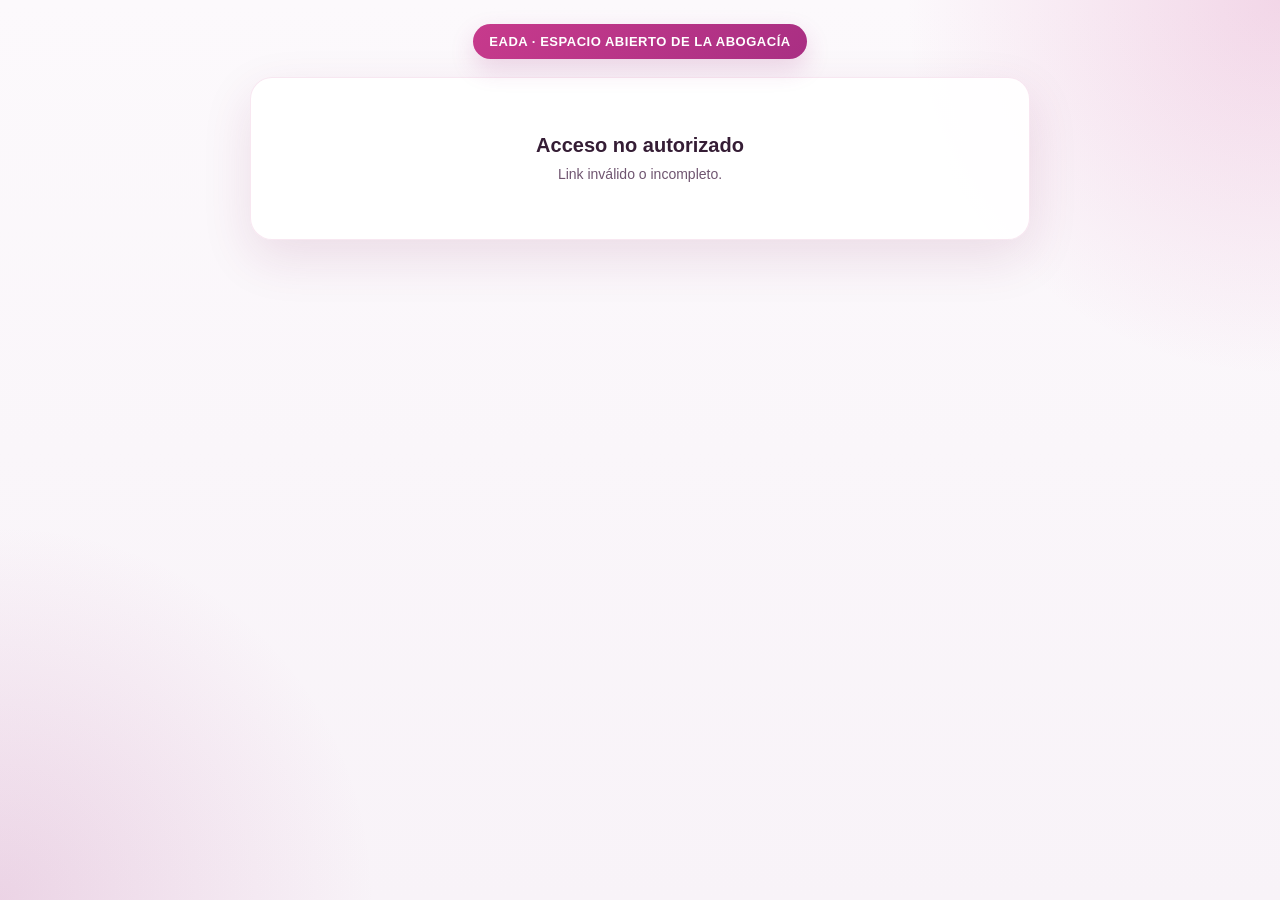
<file: referentes/index.html>
<!DOCTYPE html>
<html lang="es">
<head>
  <meta charset="UTF-8" />
  <meta name="viewport" content="width=device-width, initial-scale=1.0" />
  <title>EADA · Carga de referidos</title>
  <style>
    :root {
      --eada-primary: #c73a8c;
      --eada-primary-dark: #a92f83;
      --eada-text: #351d35;
      --eada-text-soft: #6f5570;
      --eada-border: #e5cde0;
      --eada-success-bg: #eefaf3;
      --eada-success-border: #b6e6c6;
      --eada-success-text: #216a3d;
      --eada-error-bg: #fff1f5;
      --eada-error-border: #f3bdd1;
      --eada-error-text: #8b1f4d;
      --shadow-main: 0 18px 50px rgba(122, 28, 84, 0.12);
      --radius-xl: 22px;
      --radius-lg: 16px;
      --radius-md: 12px;
    }

    * {
      box-sizing: border-box;
    }

    body {
      margin: 0;
      padding: 24px;
      background:
        radial-gradient(circle at top right, rgba(199,58,140,.18), transparent 24%),
        radial-gradient(circle at bottom left, rgba(169,47,131,.16), transparent 24%),
        linear-gradient(180deg, #fcf9fc 0%, #f8f3f8 100%);
      color: var(--eada-text);
      font-family: "Metropolis", Arial, sans-serif;
      min-height: 100vh;
    }

    .wrap {
      max-width: 780px;
      margin: 0 auto;
    }

    .brand-bar {
      margin-bottom: 18px;
      text-align: center;
    }

    .brand-chip {
      display: inline-flex;
      align-items: center;
      gap: 10px;
      background: linear-gradient(135deg, var(--eada-primary) 0%, var(--eada-primary-dark) 100%);
      color: white;
      padding: 10px 16px;
      border-radius: 999px;
      box-shadow: 0 10px 24px rgba(169, 47, 131, 0.18);
      font-size: 13px;
      font-weight: 700;
      letter-spacing: 0.04em;
      text-transform: uppercase;
    }

    .page-loader {
      text-align: center;
      padding: 56px 24px;
      background: rgba(255,255,255,.9);
      border: 1px solid rgba(199,58,140,.12);
      border-radius: var(--radius-xl);
      box-shadow: var(--shadow-main);
      color: var(--eada-text);
    }

    .page-loader strong {
      display: block;
      font-size: 20px;
      margin-bottom: 8px;
    }

    .page-loader span {
      color: var(--eada-text-soft);
      font-size: 14px;
    }

    .card {
      display: none;
      background: rgba(255,255,255,.9);
      border: 1px solid rgba(199,58,140,.12);
      border-radius: var(--radius-xl);
      padding: 28px;
      box-shadow: var(--shadow-main);
      backdrop-filter: blur(10px);
    }

    h1 {
      margin: 0 0 8px;
      font-size: 36px;
      line-height: 1.05;
      letter-spacing: -0.02em;
      color: var(--eada-text);
    }

    .subtitle {
      margin: 0 0 22px;
      font-size: 16px;
      color: var(--eada-text-soft);
      line-height: 1.45;
    }

    .referente-box {
      display: flex;
      align-items: center;
      justify-content: space-between;
      gap: 14px;
      background: linear-gradient(180deg, #faf4f8 0%, #f6eef5 100%);
      border: 1px solid var(--eada-border);
      border-radius: var(--radius-lg);
      padding: 14px 16px;
      margin-bottom: 22px;
    }

    .referente-label {
      font-size: 13px;
      text-transform: uppercase;
      letter-spacing: 0.05em;
      color: var(--eada-text-soft);
      margin-bottom: 4px;
      display: block;
      font-weight: 700;
    }

    .referente-value {
      font-size: 18px;
      font-weight: 800;
      color: var(--eada-text);
      word-break: break-word;
    }

    .actions-top {
      display: flex;
      gap: 10px;
      flex-wrap: wrap;
      margin-bottom: 20px;
    }

    form {
      margin-top: 22px;
      display: grid;
      gap: 16px;
    }

    .grid-2 {
      display: grid;
      grid-template-columns: 1fr 1fr;
      gap: 16px;
    }

    .field {
      display: flex;
      flex-direction: column;
    }

    label {
      font-size: 14px;
      font-weight: 800;
      margin-bottom: 7px;
      color: var(--eada-text);
      letter-spacing: 0.01em;
    }

    input {
      width: 100%;
      border: 1px solid #dfd2dc;
      border-radius: var(--radius-md);
      padding: 14px 14px;
      font-size: 16px;
      color: var(--eada-text);
      background: #fff;
      outline: none;
      transition: border-color .2s ease, box-shadow .2s ease, transform .08s ease;
    }

    input:focus {
      border-color: var(--eada-primary);
      box-shadow: 0 0 0 4px rgba(199,58,140,.12);
    }

    input.error {
      border-color: #d94484;
      background: #fff7fa;
    }

    .field-error {
      display: none;
      margin-top: 6px;
      font-size: 12px;
      color: #b22361;
      font-weight: 600;
    }

    .field-error.show {
      display: block;
    }

    .hint {
      margin-top: 7px;
      font-size: 12px;
      color: var(--eada-text-soft);
      line-height: 1.4;
    }

    .buttons-row {
      display: flex;
      justify-content: center;
      gap: 12px;
      flex-wrap: wrap;
      margin-top: 4px;
    }

    .btn {
      appearance: none;
      border: 0;
      border-radius: 14px;
      padding: 14px 18px;
      font-size: 15px;
      font-weight: 800;
      cursor: pointer;
      transition: transform .08s ease, opacity .2s ease, box-shadow .2s ease;
    }

    .btn:hover {
      transform: translateY(-1px);
    }

    .btn:disabled {
      opacity: .65;
      cursor: not-allowed;
      transform: none;
    }

    .btn-primary {
      background: linear-gradient(135deg, var(--eada-primary) 0%, var(--eada-primary-dark) 100%);
      color: white;
      box-shadow: 0 12px 24px rgba(169, 47, 131, 0.22);
      min-width: 210px;
    }

    .btn-secondary {
      background: white;
      color: var(--eada-primary-dark);
      border: 1px solid rgba(169, 47, 131, 0.22);
      box-shadow: 0 8px 18px rgba(169, 47, 131, 0.08);
    }

    .msg {
      margin-top: 18px;
      padding: 14px 16px;
      border-radius: 14px;
      display: none;
      font-size: 14px;
      line-height: 1.45;
      font-weight: 600;
    }

    .msg.ok {
      display: block;
      background: var(--eada-success-bg);
      border: 1px solid var(--eada-success-border);
      color: var(--eada-success-text);
    }

    .msg.error {
      display: block;
      background: var(--eada-error-bg);
      border: 1px solid var(--eada-error-border);
      color: var(--eada-error-text);
    }

    .panel {
      margin-top: 22px;
      border: 1px solid var(--eada-border);
      border-radius: 18px;
      background: linear-gradient(180deg, #fff 0%, #fcf8fb 100%);
      overflow: hidden;
      display: none;
    }

    .panel.show {
      display: block;
    }

    .panel-header {
      display: flex;
      justify-content: space-between;
      align-items: center;
      gap: 12px;
      padding: 16px 18px;
      border-bottom: 1px solid var(--eada-border);
      background: linear-gradient(180deg, #faf1f7 0%, #f7ebf4 100%);
    }

    .panel-title {
      margin: 0;
      font-size: 18px;
      font-weight: 800;
      color: var(--eada-text);
    }

    .panel-subtitle {
      font-size: 13px;
      color: var(--eada-text-soft);
      font-weight: 700;
    }

    .panel-body {
      padding: 12px;
    }

    .loader {
      padding: 18px;
      color: var(--eada-text-soft);
      font-weight: 700;
      text-align: center;
    }

    .empty-state {
      padding: 18px;
      text-align: center;
      color: var(--eada-text-soft);
      font-weight: 700;
    }

    .referidos-list {
      list-style: none;
      margin: 0;
      padding: 0;
      display: grid;
      gap: 10px;
    }

    .referido-item {
      background: white;
      border: 1px solid #edd8e7;
      border-radius: 14px;
      padding: 14px;
      box-shadow: 0 8px 18px rgba(169, 47, 131, 0.05);
    }

    .referido-top {
      display: flex;
      justify-content: space-between;
      align-items: start;
      gap: 10px;
      margin-bottom: 8px;
    }

    .referido-name {
      font-size: 15px;
      font-weight: 800;
      color: var(--eada-text);
      margin: 0;
    }

    .referido-status {
      font-size: 11px;
      font-weight: 800;
      letter-spacing: 0.04em;
      text-transform: uppercase;
      white-space: nowrap;
      padding: 6px 9px;
      border-radius: 999px;
      background: #f7ecf4;
      color: var(--eada-primary-dark);
      border: 1px solid #eacfe0;
    }

    .referido-meta {
      display: grid;
      grid-template-columns: repeat(2, minmax(0, 1fr));
      gap: 8px 14px;
      font-size: 13px;
      color: var(--eada-text-soft);
    }

    .referido-meta strong {
      color: var(--eada-text);
    }

    .badge-dup {
      margin-top: 10px;
      display: inline-block;
      background: #fff0f5;
      color: #a3245f;
      border: 1px solid #efbfd4;
      border-radius: 999px;
      padding: 6px 10px;
      font-size: 11px;
      font-weight: 800;
      text-transform: uppercase;
      letter-spacing: .03em;
    }

    @media (max-width: 700px) {
      body {
        padding: 14px;
      }

      .card {
        padding: 20px;
      }

      h1 {
        font-size: 30px;
      }

      .grid-2 {
        grid-template-columns: 1fr;
      }

      .buttons-row,
      .actions-top {
        flex-direction: column;
      }

      .btn,
      .btn-primary,
      .btn-secondary {
        width: 100%;
      }

      .panel-header {
        flex-direction: column;
        align-items: flex-start;
      }

      .referido-meta {
        grid-template-columns: 1fr;
      }
    }

    @media (max-width: 390px) {
      body {
        padding: 12px;
      }

      .wrap {
        max-width: 100%;
      }

      .card {
        padding: 18px;
      }

      h1 {
        font-size: 26px;
        text-align: center;
      }

      .subtitle {
        text-align: center;
        font-size: 14px;
      }

      .referente-box {
        flex-direction: column;
        align-items: center;
        text-align: center;
        gap: 6px;
      }

      .actions-top {
        width: 100%;
      }

      .btn {
        width: 100%;
      }

      .buttons-row {
        flex-direction: column;
        width: 100%;
      }

      .grid-2 {
        grid-template-columns: 1fr;
      }

      .panel-header {
        text-align: center;
        align-items: center;
      }

      .referido-top {
        flex-direction: column;
        align-items: flex-start;
        gap: 6px;
      }

      .referido-status {
        align-self: flex-start;
      }
    }
  </style>
</head>
<body>
  <div class="wrap">
    <div class="brand-bar">
      <div class="brand-chip">EADA · Espacio Abierto de la Abogacía</div>
    </div>

    <div id="pageLoader" class="page-loader">
      <strong>Validando enlace...</strong>
      <span>Estamos verificando que el acceso sea correcto.</span>
    </div>

    <div class="card" id="mainCard">
      <h1>Carga de referidos</h1>
      <p class="subtitle">
        Completá los datos para verificar si la persona figura en el padrón y registrar el referido de forma segura.
      </p>

      <div class="referente-box">
        <div>
          <span class="referente-label">¡Hola!</span>
          <div id="referenteLabel" class="referente-value">No identificado</div>
        </div>
      </div>

      <div class="actions-top">
        <button type="button" class="btn btn-secondary" id="toggleReferidosBtn">
          Ver mis referidos
        </button>
      </div>

      <div id="referidosPanel" class="panel">
        <div class="panel-header">
          <div>
            <h3 class="panel-title">Mis referidos cargados</h3>
            <div class="panel-subtitle">
              Total: <span id="referidosCount">0</span>
            </div>
          </div>
        </div>

        <div class="panel-body">
          <div id="referidosLoader" class="loader" style="display:none;">Cargando referidos...</div>
          <div id="referidosEmpty" class="empty-state" style="display:none;">Todavía no hay referidos cargados.</div>
          <ul id="referidosList" class="referidos-list"></ul>
        </div>
      </div>

      <form id="referidoForm" novalidate>
        <div class="grid-2">
          <div class="field">
            <label for="tomo">TOMO</label>
            <input type="text" id="tomo" name="tomo" inputmode="numeric" />
            <div id="tomoError" class="field-error">El tomo debe contener solo números.</div>
          </div>

          <div class="field">
            <label for="folio">FOLIO</label>
            <input type="text" id="folio" name="folio" inputmode="numeric" />
            <div id="folioError" class="field-error">El folio debe contener solo números.</div>
          </div>
        </div>

        <div class="field">
          <label for="documento">DOCUMENTO</label>
          <input type="text" id="documento" name="documento" inputmode="numeric" />
          <div class="hint">Podés escribirlo con o sin puntos. Se valida y se normaliza automáticamente.</div>
          <div id="documentoError" class="field-error">Ingresá un documento válido.</div>
        </div>

        <div class="grid-2">
          <div class="field">
            <label for="apellido">APELLIDO</label>
            <input type="text" id="apellido" name="apellido" />
            <div id="apellidoError" class="field-error">Ingresá un apellido válido.</div>
          </div>

          <div class="field">
            <label for="nombre">NOMBRE</label>
            <input type="text" id="nombre" name="nombre" />
            <div id="nombreError" class="field-error">Ingresá un nombre válido.</div>
          </div>
        </div>

        <div class="field">
          <label for="mail">MAIL</label>
          <input type="email" id="mail" name="mail" />
          <div id="mailError" class="field-error">Ingresá un mail válido.</div>
        </div>

        <div class="buttons-row">
          <button type="submit" class="btn btn-primary" id="submitBtn">Guardar referido</button>
        </div>
      </form>

      <div id="message" class="msg"></div>
    </div>
  </div>

  <script>
    const APPS_SCRIPT_URL = "https://script.google.com/macros/s/AKfycbzecn_tmxb3QjoYgx63d9FYkNB6jX0QmR8iqr1sSpA5neYUgNffpg6DYV4XM70Jr5QDzg/exec";

    const form = document.getElementById("referidoForm");
    const message = document.getElementById("message");
    const submitBtn = document.getElementById("submitBtn");
    const referenteLabel = document.getElementById("referenteLabel");
    const toggleReferidosBtn = document.getElementById("toggleReferidosBtn");
    const referidosPanel = document.getElementById("referidosPanel");
    const referidosList = document.getElementById("referidosList");
    const referidosCount = document.getElementById("referidosCount");
    const referidosLoader = document.getElementById("referidosLoader");
    const referidosEmpty = document.getElementById("referidosEmpty");
    const mainCard = document.getElementById("mainCard");
    const pageLoader = document.getElementById("pageLoader");

    const tomoInput = document.getElementById("tomo");
    const folioInput = document.getElementById("folio");
    const documentoInput = document.getElementById("documento");
    const apellidoInput = document.getElementById("apellido");
    const nombreInput = document.getElementById("nombre");
    const mailInput = document.getElementById("mail");

    const params = new URLSearchParams(window.location.search);
    const referente = (params.get("ref") || "").trim().toLowerCase();
    const token = (params.get("token") || "").trim();

    referenteLabel.textContent = referente || "No identificado";

    function soloNumeros(valor) {
      return String(valor || "").replace(/\D/g, "");
    }

    function normalizarDocumento(valor) {
      const solo = soloNumeros(valor);
      if (!solo) return "";
      return solo.padStart(8, "0");
    }

    function isEmailValido(valor) {
      return /^[^\s@]+@[^\s@]+\.[^\s@]+$/.test(valor);
    }

    function setFieldError(input, errorId, show, text) {
      const errorEl = document.getElementById(errorId);
      input.classList.toggle("error", show);
      errorEl.classList.toggle("show", show);
      if (text) errorEl.textContent = text;
    }

    function limpiarErrores() {
      setFieldError(tomoInput, "tomoError", false);
      setFieldError(folioInput, "folioError", false);
      setFieldError(documentoInput, "documentoError", false);
      setFieldError(apellidoInput, "apellidoError", false);
      setFieldError(nombreInput, "nombreError", false);
      setFieldError(mailInput, "mailError", false);
    }

    function showMessage(text, type) {
      message.textContent = text;
      message.className = "msg " + type;
    }

    function bloquearNoNumericos(input) {
      input.addEventListener("input", () => {
        input.value = input.value.replace(/[^\d]/g, "");
      });
    }

    function validarFormulario() {
      limpiarErrores();
      let ok = true;

      const tomo = tomoInput.value.trim();
      const folio = folioInput.value.trim();
      const documento = normalizarDocumento(documentoInput.value.trim());
      const apellido = apellidoInput.value.trim();
      const nombre = nombreInput.value.trim();
      const mail = mailInput.value.trim();

      if (!tomo || !/^\d+$/.test(tomo)) {
        setFieldError(tomoInput, "tomoError", true, "El tomo debe contener solo números.");
        ok = false;
      }

      if (!folio || !/^\d+$/.test(folio)) {
        setFieldError(folioInput, "folioError", true, "El folio debe contener solo números.");
        ok = false;
      }

      if (!documento || !/^\d{8}$/.test(documento)) {
        setFieldError(documentoInput, "documentoError", true, "El documento debe quedar en 8 dígitos al normalizarse.");
        ok = false;
      }

      if (!apellido || apellido.length < 2) {
        setFieldError(apellidoInput, "apellidoError", true, "Ingresá un apellido válido.");
        ok = false;
      }

      if (!nombre || nombre.length < 2) {
        setFieldError(nombreInput, "nombreError", true, "Ingresá un nombre válido.");
        ok = false;
      }

      if (!mail || !isEmailValido(mail)) {
        setFieldError(mailInput, "mailError", true, "Ingresá un mail válido.");
        ok = false;
      }

      if (!referente || !token) {
        showMessage("Link inválido o incompleto. Verificá que el enlace sea el correcto.", "error");
        ok = false;
      }

      return ok;
    }

    function formatFecha(valor) {
      if (!valor) return "-";
      const fecha = new Date(valor);
      if (Number.isNaN(fecha.getTime())) return "-";
      return fecha.toLocaleString("es-AR");
    }

    function renderReferidos(data) {
      referidosList.innerHTML = "";
      referidosCount.textContent = data.total || 0;

      if (!data.referidos || data.referidos.length === 0) {
        referidosEmpty.style.display = "block";
        return;
      }

      referidosEmpty.style.display = "none";

      data.referidos.forEach(item => {
        const li = document.createElement("li");
        li.className = "referido-item";

        const tieneDuplicado = String(item.duplicados || "").toUpperCase() === "DUPLICADO";
        const observaciones = item.observaciones ? String(item.observaciones) : "";

        li.innerHTML = `
          <div class="referido-top">
            <div>
              <p class="referido-name">${escapeHtml(item.apellido || "")} ${escapeHtml(item.nombre || "")}</p>
            </div>
            <div class="referido-status">${escapeHtml(item.estado_padron || "SIN ESTADO")}</div>
          </div>

          <div class="referido-meta">
            <div><strong>Documento:</strong> ${escapeHtml(item.dni_normalizado || item.documento || "-")}</div>
            <div><strong>Tomo / Folio:</strong> ${escapeHtml(item.tomo || "-")} / ${escapeHtml(item.folio || "-")}</div>
            <div><strong>Mail:</strong> ${escapeHtml(item.mail || "-")}</div>
            <div><strong>Fecha:</strong> ${escapeHtml(formatFecha(item.fecha))}</div>
          </div>

          ${tieneDuplicado ? `<div class="badge-dup">Duplicado</div>` : ""}
          ${observaciones ? `<div class="hint" style="margin-top:10px;"><strong>Observaciones:</strong> ${escapeHtml(observaciones)}</div>` : ""}
        `;

        referidosList.appendChild(li);
      });
    }

    function escapeHtml(text) {
      return String(text)
        .replaceAll("&", "&amp;")
        .replaceAll("<", "&lt;")
        .replaceAll(">", "&gt;")
        .replaceAll('"', "&quot;")
        .replaceAll("'", "&#039;");
    }

    async function cargarMisReferidos() {
      if (!referente || !token) return;

      referidosLoader.style.display = "block";
      referidosEmpty.style.display = "none";
      referidosList.innerHTML = "";

      try {
        const res = await fetch(
          `${APPS_SCRIPT_URL}?accion=listar&ref=${encodeURIComponent(referente)}&token=${encodeURIComponent(token)}`
        );
        const data = await res.json();

        if (!data.ok) {
          throw new Error(data.message || "No se pudieron cargar los referidos.");
        }

        renderReferidos(data);

      } catch (error) {
        referidosList.innerHTML = "";
        referidosEmpty.style.display = "block";
        referidosEmpty.textContent = error.message || "No se pudieron cargar los referidos.";
      } finally {
        referidosLoader.style.display = "none";
      }
    }

    async function validarLinkAlCargar() {
      if (!referente || !token) {
        bloquearPantalla("Link inválido o incompleto.");
        return;
      }

      try {
        const res = await fetch(
          `${APPS_SCRIPT_URL}?accion=validar_link&ref=${encodeURIComponent(referente)}&token=${encodeURIComponent(token)}`
        );

        const data = await res.json();

        if (!data.ok) {
          bloquearPantalla(data.message || "Link inválido o no autorizado.");
          return;
        }

        pageLoader.style.display = "none";
        mainCard.style.display = "block";

      } catch (error) {
        bloquearPantalla("No se pudo validar el enlace.");
      }
    }

    function bloquearPantalla(texto) {
      pageLoader.innerHTML = `
        <strong>Acceso no autorizado</strong>
        <span>${texto}</span>
      `;
      mainCard.style.display = "none";
    }

    bloquearNoNumericos(tomoInput);
    bloquearNoNumericos(folioInput);

    toggleReferidosBtn.addEventListener("click", async () => {
      const seMuestra = referidosPanel.classList.toggle("show");
      toggleReferidosBtn.textContent = seMuestra ? "Ocultar mis referidos" : "Ver mis referidos";

      if (seMuestra) {
        await cargarMisReferidos();
      }
    });

    form.addEventListener("submit", async (e) => {
      e.preventDefault();
      showMessage("", "");
      limpiarErrores();

      if (!validarFormulario()) return;

      submitBtn.disabled = true;

      const payload = {
        referente,
        token,
        tomo: tomoInput.value.trim(),
        folio: folioInput.value.trim(),
        documento: documentoInput.value.trim(),
        apellido: apellidoInput.value.trim(),
        nombre: nombreInput.value.trim(),
        mail: mailInput.value.trim()
      };

      try {
        const res = await fetch(APPS_SCRIPT_URL, {
          method: "POST",
          headers: {
            "Content-Type": "text/plain;charset=utf-8"
          },
          body: JSON.stringify(payload)
        });

        const data = await res.json();

        if (!data.ok) {
          throw new Error(data.message || "No se pudo guardar.");
        }

        showMessage(data.message, "ok");
        form.reset();

        if (referidosPanel.classList.contains("show")) {
          await cargarMisReferidos();
        }

      } catch (error) {
        showMessage(error.message || "Ocurrió un error al enviar el formulario.", "error");
      } finally {
        submitBtn.disabled = false;
      }
    });

    validarLinkAlCargar();
  </script>
</body>
</html>
</file>
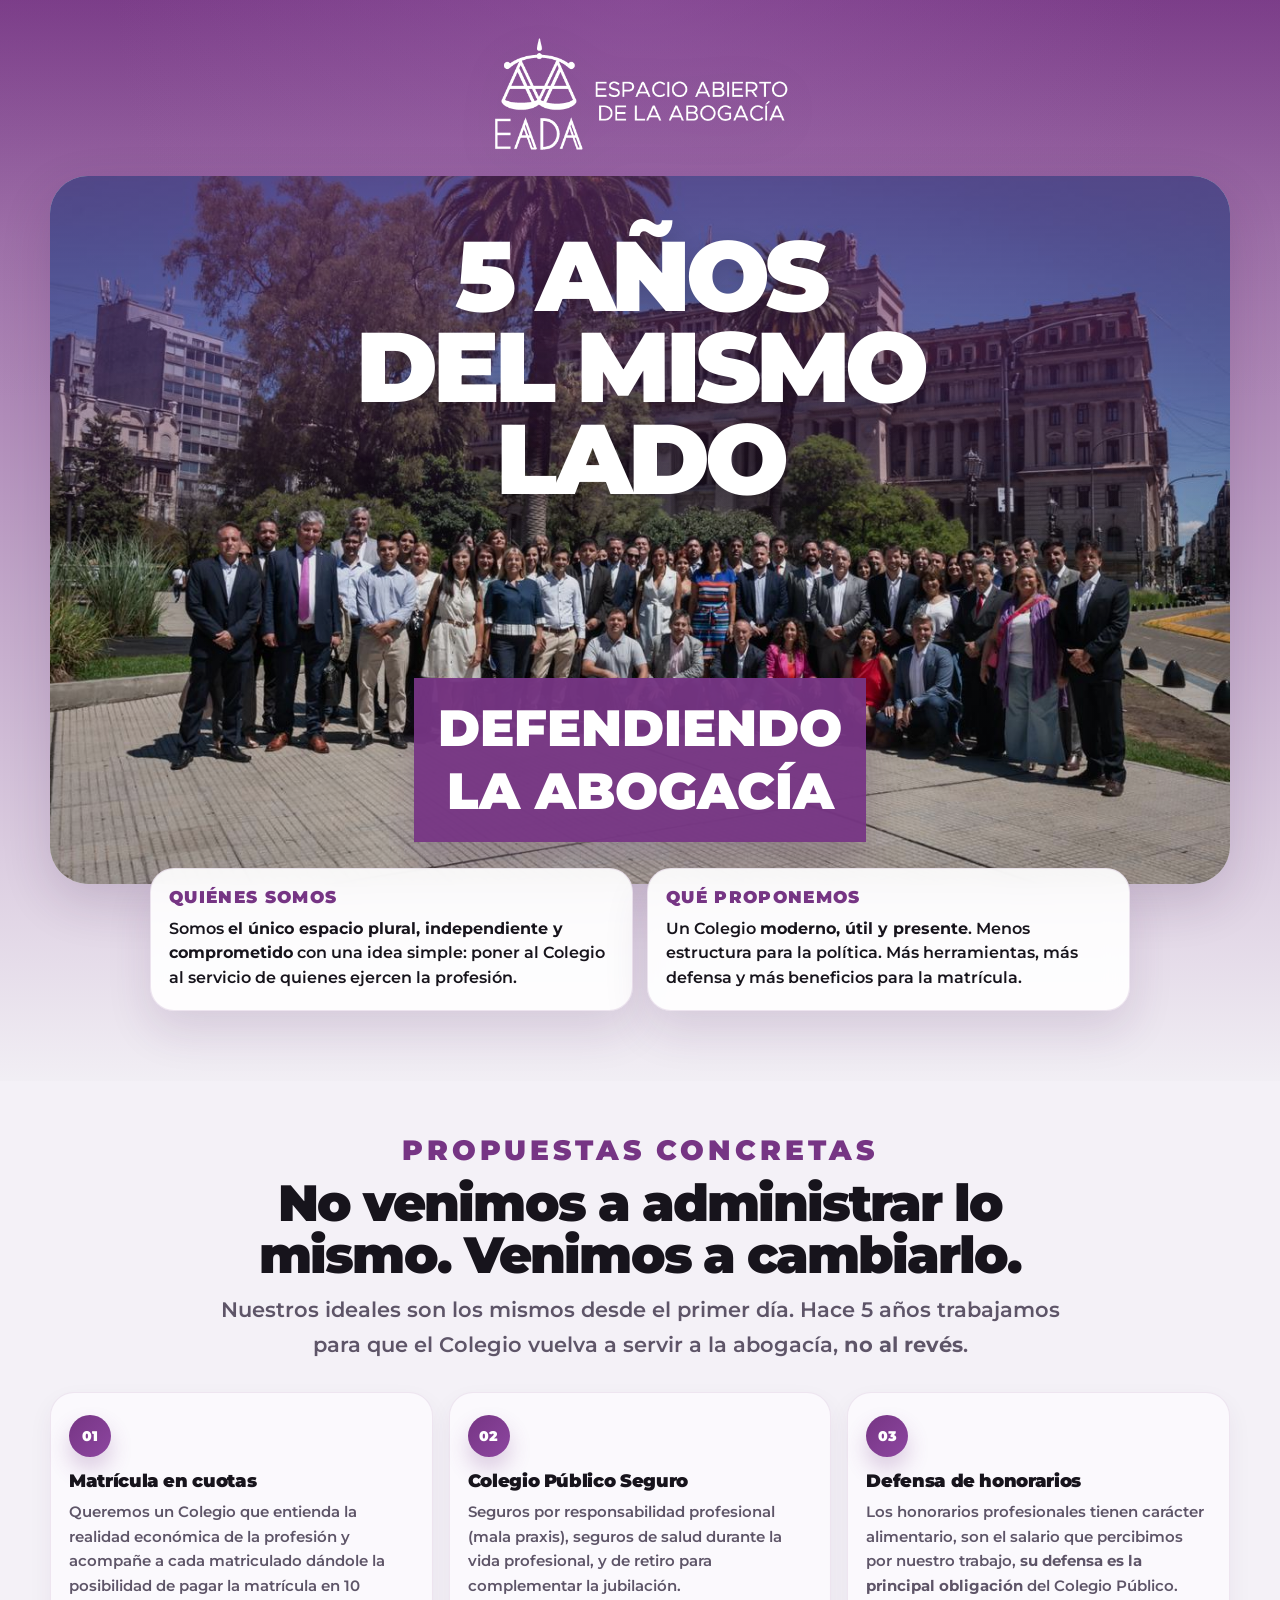
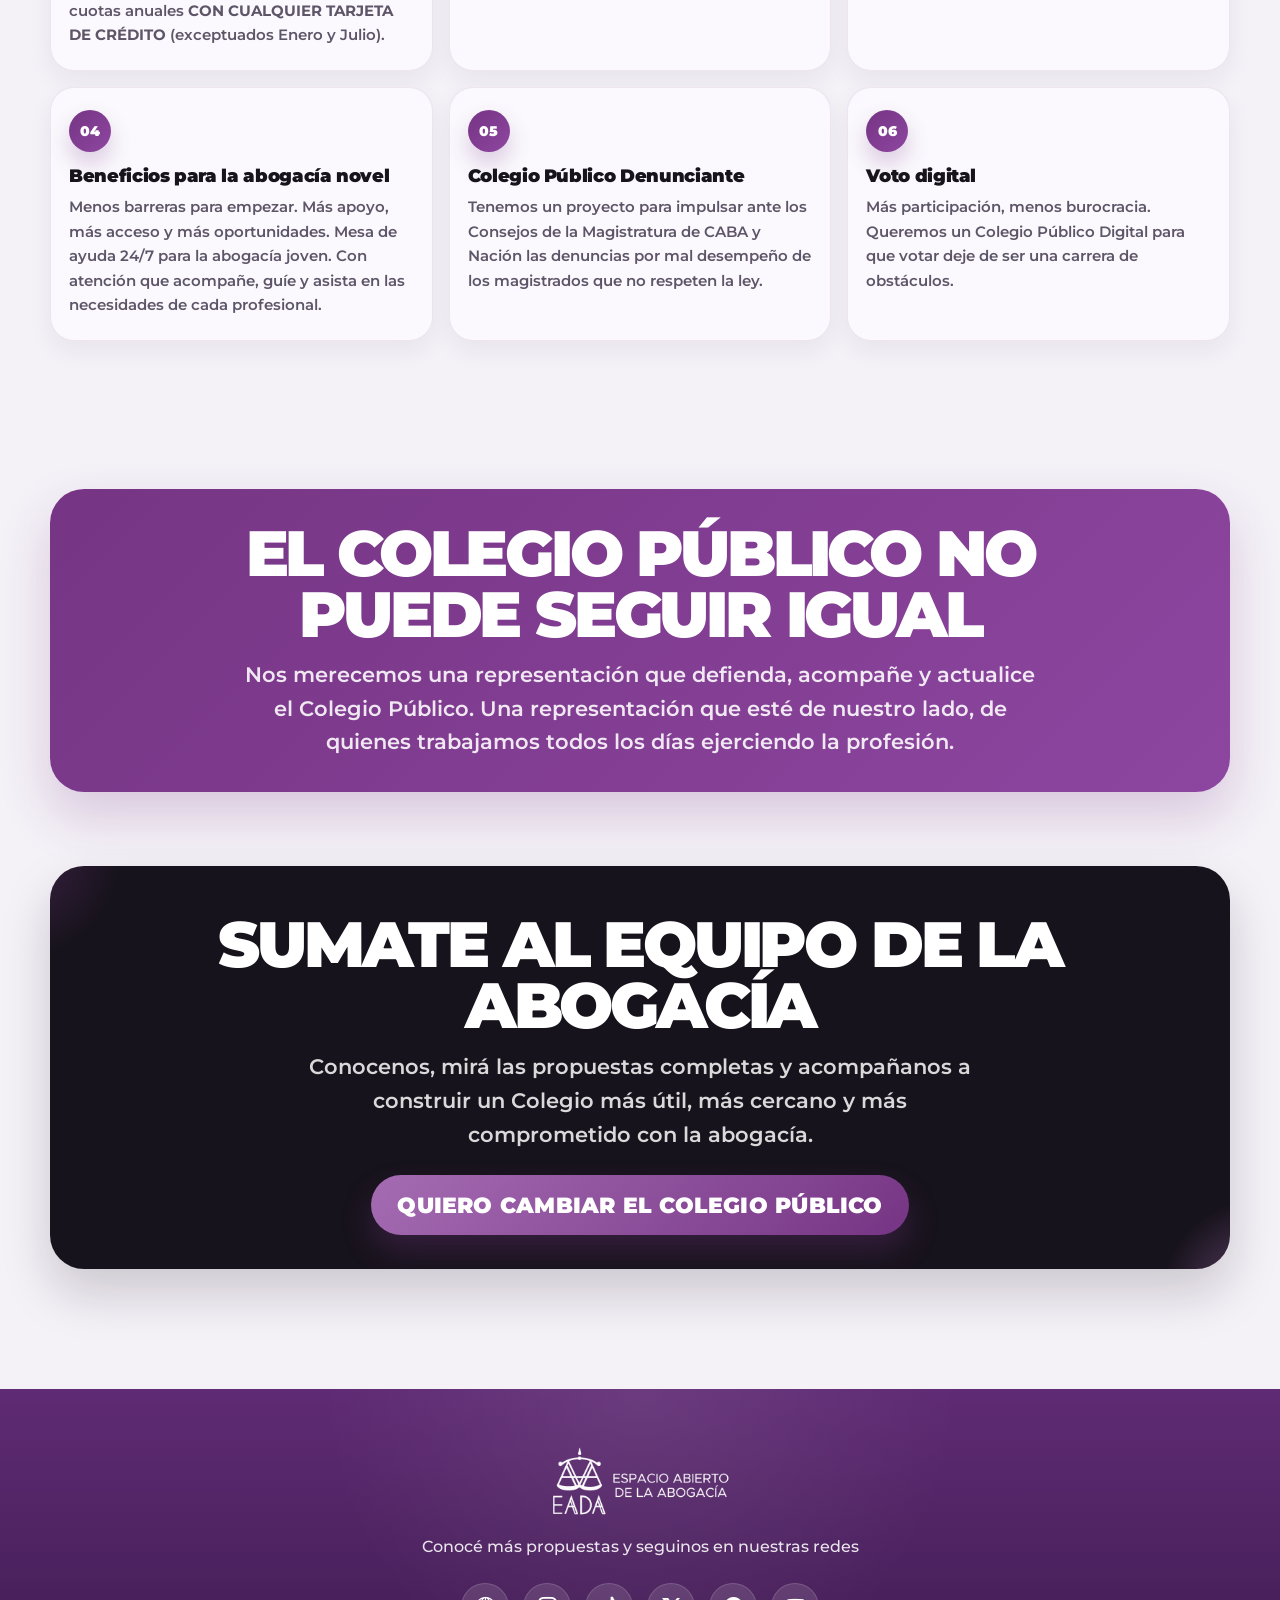
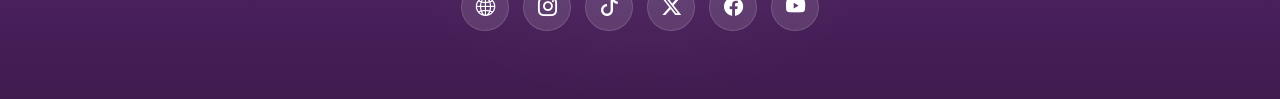
<file: propuestas.html>
<!DOCTYPE html>
<html lang="es">
<head>
  <meta charset="UTF-8" />
  <meta name="viewport" content="width=device-width, initial-scale=1.0" />
  <title>EADA | 5 años del mismo lado</title>

  <link rel="preconnect" href="https://fonts.googleapis.com">
  <link rel="preconnect" href="https://fonts.gstatic.com" crossorigin>
  <link href="https://fonts.googleapis.com/css2?family=Montserrat:wght@400;500;600;700;800;900&display=swap" rel="stylesheet">
  <link href="https://cdn.jsdelivr.net/npm/bootstrap-icons@1.11.3/font/bootstrap-icons.css" rel="stylesheet">

  <style>
    :root{
      --bg:#f4f1f7;
      --bg-soft:#fbf9fd;
      --ink:#17141c;
      --muted:#5e5568;
      --purple:#763584;
      --purple-2:#8d46a0;
      --purple-3:#a46bb2;
      --white:#ffffff;
      --shadow:0 18px 50px rgba(55, 24, 66, .16);
      --radius:28px;
      --radius-sm:18px;
      --max:1180px;
      --safe-bottom: env(safe-area-inset-bottom, 0px);
    }

    *{
      box-sizing:border-box;
    }

    html{
      scroll-behavior:smooth;
    }

    body{
      margin:0;
      font-family:"Montserrat", sans-serif;
      background:var(--bg);
      color:var(--ink);
      -webkit-font-smoothing:antialiased;
      text-rendering:optimizeLegibility;
    }

    img{
      max-width:100%;
      display:block;
    }

    a{
      text-decoration:none;
      color:inherit;
    }

    .container{
      width:min(calc(100% - 28px), var(--max));
      margin:0 auto;
    }

    /* HERO */
    .hero{
      position:relative;
      min-height:100svh;
      background:
        linear-gradient(180deg, rgba(118,53,132,.95) 0%, rgba(118,53,132,.68) 22%, rgba(17,10,22,.01) 100%),
        var(--bg);
      overflow:hidden;
    }

    .hero::before{
      content:"";
      position:absolute;
      inset:0;
      background:
        radial-gradient(circle at 50% 0%, rgba(164,107,178,.30), transparent 42%),
        linear-gradient(180deg, rgba(118,53,132,.10), transparent 38%);
      pointer-events:none;
    }

    .hero-wrap{
      position:relative;
      z-index:2;
      padding:24px 0 54px;
    }

    .hero-top{
      display:flex;
      justify-content:center;
      margin-bottom:22px;
    }

    .hero-logo{
      width:min(300px, 44vw);
      filter:drop-shadow(0 10px 24px rgba(0,0,0,.10));
    }

    .hero-poster{
      position:relative;
      border-radius:34px;
      overflow:hidden;
      background:#ddd;
      box-shadow:var(--shadow);
    }

    .hero-poster::after{
      content:"";
      position:absolute;
      inset:0;
      background:
        linear-gradient(180deg, rgba(118,53,132,.52) 0%, rgba(118,53,132,.32) 28%, rgba(0,0,0,0) 56%),
        linear-gradient(0deg, rgba(0,0,0,.14), rgba(0,0,0,0));
      pointer-events:none;
    }

    .hero-photo{
      width:100%;
      aspect-ratio: 4 / 5.15;
      object-fit:cover;
      object-position:center center;
    }

    .hero-overlay{
      position:absolute;
      inset:0;
      display:flex;
      flex-direction:column;
      justify-content:flex-start;
      align-items:center;
      padding:26px 16px 18px;
      text-align:center;
      z-index:2;
    }

    .hero-title{
      margin-top:20px;
      color:#fff;
      font-size:clamp(2.15rem, 7.8vw, 5.5rem);
      line-height:.92;
      font-weight:900;
      text-transform:uppercase;
      letter-spacing:-.05em;
      text-wrap:balance;
      text-shadow:0 10px 25px rgba(0,0,0,.18);
      max-width:12ch;
    }

    .hero-title-line{
      display:block;
    }

    .hero-band{
    position:absolute;
    bottom:6%;
    left:50%;
    transform:translateX(-50%);
    
    background:rgba(118,53,132,.95);
    color:#fff;
    padding:16px 18px;
    
    font-size:clamp(1.3rem, 5.5vw, 3.5rem);
    font-weight:900;
    text-transform:uppercase;
    
    box-shadow:0 20px 35px rgba(56,20,69,.22);
    
    max-width:90%;
    }

    .hero-band span{
      display:block;
    }

    .hero-floating{
      position:relative;
      z-index:3;
      margin:-16px auto 0;
      width:min(calc(100% - 24px), 980px);
      display:grid;
      grid-template-columns:1fr;
      gap:14px;
    }

    .floating-card{
      background:rgba(255,255,255,.92);
      backdrop-filter:blur(12px);
      border:1px solid rgba(118,53,132,.12);
      border-radius:24px;
      padding:18px 18px 20px;
      box-shadow:0 20px 45px rgba(64, 22, 79, .12);
    }

    .floating-card h2{
      margin:0 0 10px;
      font-size:1.05rem;
      text-transform:uppercase;
      letter-spacing:.08em;
      color:var(--purple);
      font-weight:900;
    }

    .floating-card p{
      margin:0;
      font-size:.98rem;
      line-height:1.55;
      color:var(--ink);
      font-weight:600;
    }

    /* SECTIONS */
    .section{
      padding:74px 0;
    }

    .section--tight{
      padding-top:52px;
    }

    .section-title{
      max-width:860px;
      margin:0 auto 30px;
      text-align:center;
    }

    .section-kicker{
      display:inline-block;
      margin-bottom:10px;
      font-size:1.76rem;
      font-weight:900;
      letter-spacing:.14em;
      text-transform:uppercase;
      color:var(--purple);
    }

    .section-title h3{
      margin:0 0 12px;
      font-size:clamp(1.8rem, 5vw, 3.2rem);
      line-height:1.02;
      font-weight:900;
      letter-spacing:-.04em;
      text-wrap:balance;
    }

    .section-title p{
      margin:0 auto;
      max-width:68ch;
      font-size:1.3rem;
      line-height:1.65;
      color:var(--muted);
      font-weight:600;
    }

    /* PROPOSALS */
    .proposal-grid{
      display:grid;
      grid-template-columns:1fr;
      gap:16px;
    }

    .proposal-card{
      background:var(--bg-soft);
      border:1px solid rgba(118,53,132,.10);
      border-radius:24px;
      padding:22px 18px;
      box-shadow:0 10px 24px rgba(67, 30, 82, .06);
      transition:transform .22s ease, box-shadow .22s ease;
    }

    .proposal-card:hover{
      transform:translateY(-3px);
      box-shadow:0 18px 34px rgba(67, 30, 82, .12);
    }

    .proposal-number{
      display:inline-flex;
      width:42px;
      height:42px;
      border-radius:999px;
      align-items:center;
      justify-content:center;
      background:linear-gradient(135deg, var(--purple), var(--purple-2));
      color:#fff;
      font-size:.9rem;
      font-weight:900;
      margin-bottom:14px;
      box-shadow:0 12px 22px rgba(118,53,132,.24);
    }

    .proposal-card h4{
      margin:0 0 10px;
      font-size:1.1rem;
      line-height:1.1;
      font-weight:900;
      letter-spacing:-.02em;
      color:var(--ink);
    }

    .proposal-card p{
      margin:0;
      font-size:.96rem;
      line-height:1.6;
      color:var(--muted);
      font-weight:600;
    }

    /* BLOCK MESSAGE */
    .impact-block{
      background:linear-gradient(135deg, var(--purple), var(--purple-2));
      color:#fff;
      border-radius:34px;
      padding:34px 22px;
      box-shadow:0 24px 50px rgba(118,53,132,.22);
      text-align:center;
    }

    .impact-block h3{
      margin:0 0 14px;
      font-size:clamp(1.9rem, 6.2vw, 4rem);
      line-height:.95;
      font-weight:900;
      letter-spacing:-.05em;
      text-transform:uppercase;
      text-wrap:balance;
    }

    .impact-block p{
      margin:0 auto;
      max-width:58ch;
      color:rgba(255,255,255,.88);
      font-size:1.3rem;
      line-height:1.6;
      font-weight:600;
    }

    /* FINAL CTA */
    .final-cta{
      padding:0 0 120px;
    }

    .final-card{
      position:relative;
      overflow:hidden;
      background:#17131c;
      color:#fff;
      border-radius:34px;
      padding:34px 22px 26px;
      box-shadow:0 24px 50px rgba(24, 14, 30, .18);
    }

    .final-card::before{
      content:"";
      position:absolute;
      inset:auto -12% -35% auto;
      width:220px;
      height:220px;
      background:radial-gradient(circle, rgba(164,107,178,.55), transparent 65%);
      pointer-events:none;
    }

    .final-card::after{
      content:"";
      position:absolute;
      inset:-30% auto auto -12%;
      width:220px;
      height:220px;
      background:radial-gradient(circle, rgba(118,53,132,.40), transparent 65%);
      pointer-events:none;
    }

    .final-inner{
      position:relative;
      z-index:2;
      text-align:center;
    }

    .final-inner h3{
      margin:0 0 14px;
      font-size:clamp(1.95rem, 6vw, 4rem);
      line-height:.95;
      font-weight:900;
      letter-spacing:-.05em;
      text-transform:uppercase;
    }

    .final-inner p{
      margin:0 auto 22px;
      max-width:50ch;
      color:rgba(255,255,255,.84);
      font-size:1.3rem;
      line-height:1.65;
      font-weight:600;
    }

    .cta-btn{
      display:inline-flex;
      align-items:center;
      justify-content:center;
      min-height:56px;
      padding:16px 26px;
      border-radius:999px;
      border:none;
      background:linear-gradient(135deg, var(--purple-3), var(--purple));
      color:#fff;
      font-family:inherit;
      font-size:1.4rem;
      font-weight:900;
      letter-spacing:.01em;
      box-shadow:0 16px 30px rgba(118,53,132,.30);
      transition:transform .2s ease, box-shadow .2s ease, filter .2s ease;
    }

    .cta-btn:hover{
      transform:translateY(-2px);
      filter:brightness(1.03);
      box-shadow:0 20px 34px rgba(118,53,132,.34);
    }

    .cta-note{
      margin-top:14px;
      font-size:.82rem;
      color:rgba(255,255,255,.62);
      font-weight:600;
    }

    /* STICKY MOBILE CTA */
    .sticky-cta{
      position:fixed;
      left:0;
      right:0;
      bottom:0;
      z-index:30;
      padding:10px 14px calc(10px + var(--safe-bottom));
      background:linear-gradient(180deg, rgba(244,241,247,0), rgba(244,241,247,.92) 26%, rgba(244,241,247,1) 100%);
      backdrop-filter:blur(10px);
    }

    .sticky-cta .cta-btn{
      width:100%;
      min-height:58px;
      font-size:1rem;
    }

    /* DESKTOP */
    @media (min-width: 768px){
        .hero-title{
            font-size: clamp(6.2rem, 6vw, 6rem);
        }

        .hero-band{
            font-size: clamp(2rem, 4vw, 4rem);
        }

      .hero-wrap{
        padding:34px 0 70px;
      }

      .hero-overlay{
        padding:34px 26px 24px;
      }

      .hero-band{
        padding:18px 24px 20px;
      }

      .hero-floating{
        grid-template-columns:1fr 1fr;
      }

      .proposal-grid{
        grid-template-columns:repeat(2, minmax(0,1fr));
      }

      .final-card{
        padding:48px 34px 34px;
      }
    }

    @media (min-width: 1080px){
      .hero{
        min-height:auto;
      }

      .hero-poster{
        border-radius:38px;
      }

      .hero-photo{
        aspect-ratio:16 / 9.6;
      }

      .hero-overlay{
        justify-content:flex-start;
        padding-top:34px;
      }

      .hero-title{
        max-width:none;
      }

      .hero-band{
        max-width:none;
      }

      .proposal-grid{
        grid-template-columns:repeat(3, minmax(0,1fr));
      }

      .sticky-cta{
        display:none;
      }
    }

    @media (max-width: 390px){
      .hero-overlay{
        padding-left:12px;
        padding-right:12px;
      }

      .hero-band{
        width:100%;
      }
    }

    .eada-footer{
  position: relative;
  padding: 56px 20px 40px;
  background:
    linear-gradient(180deg, #5f2b74 0%, #3f1b50 100%);
  color: #fff;
  overflow: hidden;
}

.eada-footer::before{
  content: "";
  position: absolute;
  inset: 0;
  background:
    radial-gradient(circle at top center, rgba(255,255,255,.08), transparent 45%);
  pointer-events: none;
}

.eada-footer__inner{
  position: relative;
  z-index: 1;
  max-width: 980px;
  margin: 0 auto;
  text-align: center;
}

.eada-footer__brand{
  display: inline-flex;
  align-items: center;
  justify-content: center;
  margin-bottom: 18px;
}

.eada-footer__brand img{
  width: 180px;
  max-width: 100%;
  height: auto;
  opacity: .98;
}

.eada-footer__text{
  margin: 0 0 24px;
  font-size: 1rem;
  line-height: 1.5;
  color: rgba(255,255,255,.88);
  font-weight: 500;
}

.eada-footer__social{
  display: flex;
  justify-content: center;
  align-items: center;
  flex-wrap: wrap;
  gap: 14px;
  margin-bottom: 28px;
}

.eada-footer__social a{
  width: 48px;
  height: 48px;
  border-radius: 999px;
  display: inline-flex;
  align-items: center;
  justify-content: center;
  text-decoration: none;
  color: #fff;
  background: rgba(255,255,255,.12);
  border: 1px solid rgba(255,255,255,.14);
  backdrop-filter: blur(8px);
  transition: transform .2s ease, background .2s ease, border-color .2s ease;
}

.eada-footer__social a:hover{
  transform: translateY(-2px);
  background: rgba(255,255,255,.2);
  border-color: rgba(255,255,255,.22);
  color: #fff;
}

.eada-footer__social i{
  font-size: 1.2rem;
  line-height: 1;
}

.eada-footer__cta{
  display: inline-flex;
  align-items: center;
  justify-content: center;
  min-height: 48px;
  padding: 12px 24px;
  border-radius: 999px;
  background: #fff;
  color: #763584;
  text-decoration: none;
  font-weight: 800;
  transition: transform .2s ease, background .2s ease, color .2s ease;
}

.eada-footer__cta:hover{
  transform: translateY(-2px);
  background: #e9d7ef;
  color: #5f2b74;
}

@media (max-width: 768px){
  .eada-footer{
    padding: 48px 16px 32px;
  }

  .eada-footer__brand img{
    width: 92px;
  }

  .eada-footer__text{
    font-size: .95rem;
  }

  .eada-footer__social{
    gap: 12px;
  }

  .eada-footer__social a{
    width: 44px;
    height: 44px;
  }

  .eada-footer__cta{
    width: 100%;
    max-width: 320px;
  }
}
  </style>
</head>
<body>

  <header class="hero">
    <div class="container hero-wrap">
      <div class="hero-top">
        <img class="hero-logo" src="assets/img/logo-eada-blanco.png" alt="EADA">
      </div>

      <div class="hero-poster">
        <img class="hero-photo" src="assets/img/foto-lista-completa.jpeg" alt="Lista completa EADA">

        <div class="hero-overlay">

          <h1 class="hero-title">
            <span class="hero-title-line">5 años</span>
            <span class="hero-title-line">del mismo</span>
            <span class="hero-title-line">lado</span>
          </h1>

          <div class="hero-band">
            <span>Defendiendo</span>
            <span>la abogacía</span>
          </div>
        </div>
      </div>

      <div class="hero-floating">
        <div class="floating-card">
          <h2>Quiénes somos</h2>
          <p>
            Somos <strong>el único espacio plural, independiente y comprometido</strong> con una idea simple:
            poner al Colegio al servicio de quienes ejercen la profesión.
          </p>
        </div>

        <div class="floating-card">
          <h2>Qué proponemos</h2>
          <p>
            Un Colegio <strong>moderno, útil y presente</strong>. Menos estructura para la política.
            Más herramientas, más defensa y más beneficios para la matrícula.
          </p>
        </div>
      </div>
    </div>
  </header>

  <section class="section section--tight">
    <div class="container">
      <div class="section-title">
        <span class="section-kicker">Propuestas concretas</span>
        <h3>No venimos a administrar lo mismo. Venimos a cambiarlo.</h3>
        <p>
          Nuestros ideales son los mismos desde el primer día. Hace 5 años trabajamos para que el Colegio vuelva a servir a la abogacía, <strong>no al revés</strong>.
        </p>
      </div>

      <div class="proposal-grid">

        <article class="proposal-card">
          <div class="proposal-number">01</div>
          <h4>Matrícula en cuotas</h4>
          <p>
            Queremos un Colegio que entienda la realidad económica de la profesión y acompañe a cada matriculado dándole la posibilidad de pagar la matrícula en 10 cuotas anuales <strong>CON CUALQUIER TARJETA DE CRÉDITO</strong> (exceptuados Enero y Julio).
          </p>
        </article>

        <article class="proposal-card">
          <div class="proposal-number">02</div>
          <h4>Colegio Público Seguro</h4>
          <p>
            Seguros por responsabilidad profesional (mala praxis), seguros de salud durante la vida profesional, y de retiro para complementar la jubilación.
          </p>
        </article>

        <article class="proposal-card">
          <div class="proposal-number">03</div>
          <h4>Defensa de honorarios</h4>
          <p>
            Los honorarios profesionales tienen carácter alimentario, son el salario que percibimos por nuestro trabajo, <strong>su defensa es la principal obligación</strong> del Colegio Público.
          </p>
        </article>

        <article class="proposal-card">
          <div class="proposal-number">04</div>
          <h4>Beneficios para la abogacía novel</h4>
          <p>
            Menos barreras para empezar. Más apoyo, más acceso y más oportunidades. Mesa de ayuda 24/7 para la abogacía joven. Con atención que acompañe, guíe y asista en las necesidades de cada profesional.
          </p>
        </article>

        <article class="proposal-card">
          <div class="proposal-number">05</div>
          <h4>Colegio Público Denunciante</h4>
          <p>
            Tenemos un proyecto para impulsar ante los Consejos de la Magistratura de CABA y Nación las denuncias por mal desempeño de los magistrados que no respeten la ley.
          </p>
        </article>

        <article class="proposal-card">
          <div class="proposal-number">06</div>
          <h4>Voto digital</h4>
          <p>
            Más participación, menos burocracia. Queremos un Colegio Público Digital para que votar deje de ser una carrera de obstáculos.
          </p>
        </article>

      </div>
    </div>
  </section>

  <section class="section">
    <div class="container">
      <div class="impact-block">
        <h3>El Colegio Público no puede seguir igual</h3>
        <p>
          Nos merecemos una representación que defienda, acompañe y actualice el Colegio Público. Una representación
          que esté de nuestro lado, de quienes trabajamos todos los días ejerciendo la profesión.
        </p>
      </div>
    </div>
  </section>

  <section class="final-cta">
    <div class="container">
      <div class="final-card">
        <div class="final-inner">
          <h3>Sumate al equipo de la abogacía</h3>
          <p>
            Conocenos, mirá las propuestas completas y acompañanos a construir un Colegio más útil,
            más cercano y más comprometido con la abogacía.
          </p>

          <a class="cta-btn" target="_blank" href="https://forms.gle/ruTzAd77ViTqwGnn8">
            QUIERO CAMBIAR EL COLEGIO PÚBLICO
          </a>
        </div>
      </div>
    </div>
  </section>

<footer class="eada-footer">
  <div class="eada-footer__inner">
    <a href="https://espacioabierto.ar" target="_blank" rel="noopener" class="eada-footer__brand">
      <img src="assets/img/logo-eada-blanco.png" alt="Espacio Abierto de la Abogacía">
    </a>

    <p class="eada-footer__text">
      Conocé más propuestas y seguinos en nuestras redes
    </p>

    <div class="eada-footer__social">
      <a href="https://espacioabierto.ar" target="_blank" rel="noopener" aria-label="Sitio web">
        <i class="bi bi-globe2"></i>
      </a>
      <a href="https://www.instagram.com/eada_ok" target="_blank" rel="noopener" aria-label="Instagram">
        <i class="bi bi-instagram"></i>
      </a>
      <a href="https://www.tiktok.com/@eada_ok" target="_blank" rel="noopener" aria-label="TikTok">
        <i class="bi bi-tiktok"></i>
      </a>
      <a href="https://x.com/eada_ok" target="_blank" rel="noopener" aria-label="X">
        <i class="bi bi-twitter-x"></i>
      </a>
      <a href="https://www.facebook.com/eadaok/" target="_blank" rel="noopener" aria-label="Facebook">
        <i class="bi bi-facebook"></i>
      </a>
      <a href="https://www.youtube.com/@RadioEspacioAbierto" target="_blank" rel="noopener" aria-label="YouTube">
        <i class="bi bi-youtube"></i>
      </a>
    </div>
  </div>
</footer>

</body>
</html>
</file>
